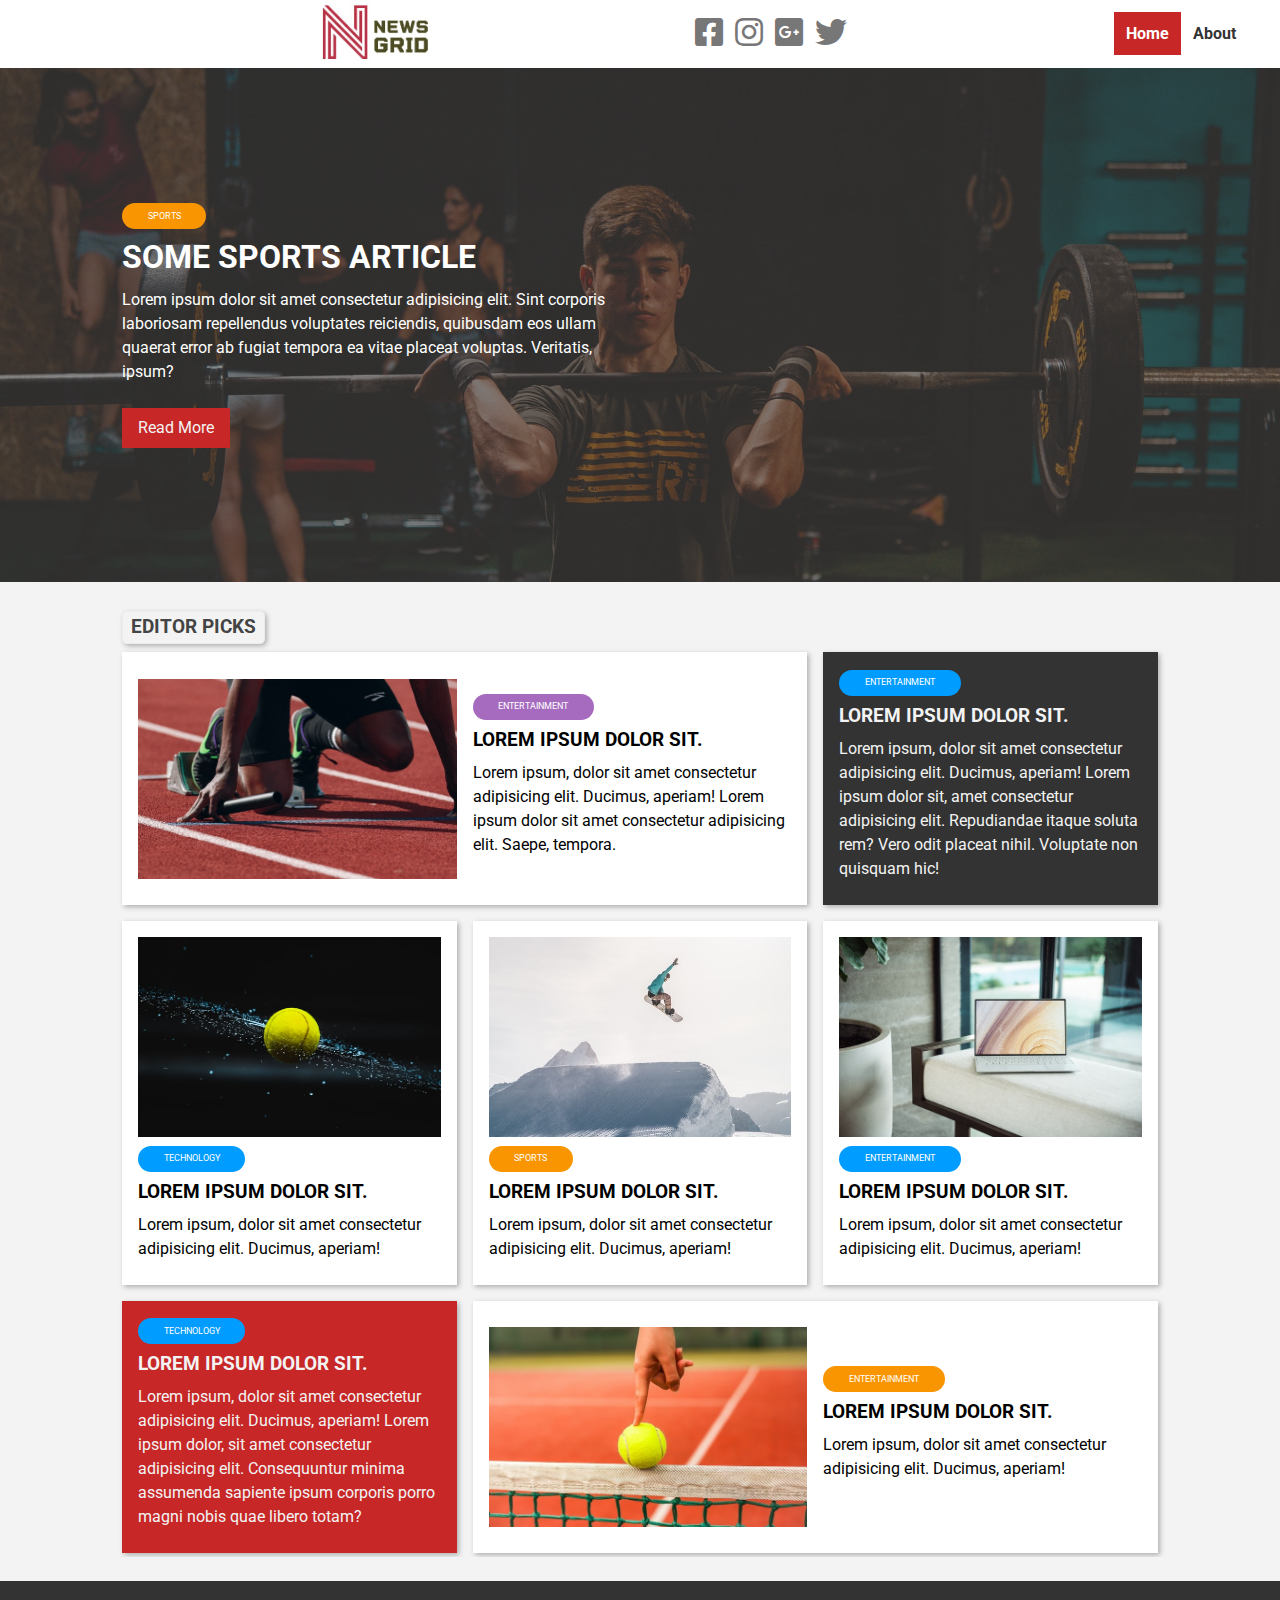
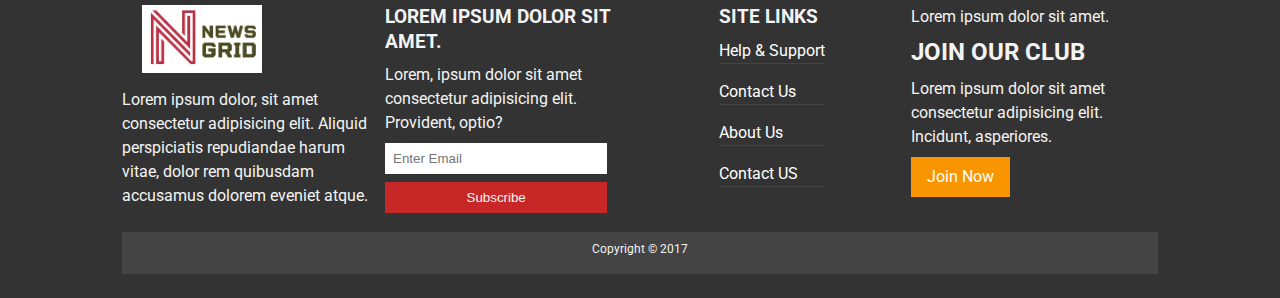
<file: index.html>
<!DOCTYPE html>
<html lang="en">

<head>
    <meta charset="UTF-8">
    <meta http-equiv="X-UA-Compatible" content="IE=edge">
    <meta name="viewport" content="width=device-width, initial-scale=1.0">
    <title>News Grid | Latest News</title>
    <link rel="stylesheet" href="/css/style.css">
    <link rel="stylesheet" media="screen and (max-width:768px)" href="/css/mob.css">

    <link rel="stylesheet" href="https://cdnjs.cloudflare.com/ajax/libs/font-awesome/5.15.3/css/all.min.css">
    <link rel="preconnect" href="https://fonts.gstatic.com">
    <link rel="preconnect" href="https://fonts.gstatic.com">
    <link href="https://fonts.googleapis.com/css2?family=Roboto:wght@100;300&display=swap" rel="stylesheet">

</head>

<body>

    <div class="navbar">
        <div class="navbar-container">

            <img src="/images/logo.jpg" class="logo" alt="">

            <div class="nav-social">
                <a href="https://facebook.com" target="_blank" class="nav-social-link"><i
                        class="fab fa-facebook-square  fa-2x"></i></a>
                <a href="https://instagram.com" target="_blank" class="nav-social-link"><i
                        class="fab fa-instagram fa-2x"></i></a>
                <a href="https://googleplus.com" target="_blank" class="nav-social-link"><i
                        class="fab fa-google-plus-square fa-2x"></i></a>
                <a href="https://twitter.com" target="_blank" class="nav-social-link"><i
                        class="fab fa-twitter fa-2x"></i></a>

            </div>
            <ul>
                <li>
                    <a href="#" class="current">Home</a>
                </li>
                <li><a href="about.html">About</a>

                </li>
            </ul>
        </div>
    </div>
    <div class="showcase">
        <div class="container">
            <div class="showcase-container">
                <div class="showcase-content">
                    <div class="category category-sports">sports</div>
                    <h1>Some Sports Article</h1>
                    <p>Lorem ipsum dolor sit amet consectetur adipisicing elit. Sint corporis laboriosam repellendus
                        voluptates reiciendis, quibusdam eos ullam quaerat error ab fugiat tempora ea vitae placeat
                        voluptas. Veritatis, ipsum?</p>
                    <a href="about.html" class="btn btn-primary">Read More</a>
                </div>
            </div>
        </div>
    </div>

    <section id="home-articles" class="py-1">
        <div class="container">
            <h3 class="header-text">Editor Picks</h3>

            <div class="articles-container">
                <article class="card">
                    <img src="/images/sports1.jpg" alt="">
                    <div>
                        <div class="category category-ent">
                            Entertainment
                        </div>
                        <h3>Lorem ipsum dolor sit.</h3>
                        <p>Lorem ipsum, dolor sit amet consectetur adipisicing elit. Ducimus, aperiam! Lorem ipsum dolor
                            sit amet consectetur adipisicing elit. Saepe, tempora.</p>
                    </div>

                </article>

                <article class="card bg-dark">
                    <div class="category category-tech">
                        Entertainment
                    </div>
                    <h3>Lorem ipsum dolor sit.</h3>
                    <p>Lorem ipsum, dolor sit amet consectetur adipisicing elit. Ducimus, aperiam! Lorem ipsum dolor
                        sit, amet consectetur adipisicing elit. Repudiandae itaque soluta rem? Vero odit placeat nihil.
                        Voluptate non quisquam hic!</p>
                </article>

                <article class="card">
                    <img src="/images/sports2.jpg" alt="">
                    <div>
                        <div class="category category-tech">
                            Technology
                        </div>
                        <h3>Lorem ipsum dolor sit.</h3>
                        <p>Lorem ipsum, dolor sit amet consectetur adipisicing elit. Ducimus, aperiam!</p>
                    </div>
                </article>
                <article class="card">
                    <img src="/images/sports3.jpg" alt="">
                    <div>
                        <div class="category category-sports">
                            Sports
                        </div>
                        <h3>Lorem ipsum dolor sit.</h3>
                        <p>Lorem ipsum, dolor sit amet consectetur adipisicing elit. Ducimus, aperiam!</p>
                    </div>

                </article>
                <article class="card">
                    <img src="/images/sports4.jpg" alt="">
                    <div>
                        <div class="category category-tech">
                            Entertainment
                        </div>
                        <h3>Lorem ipsum dolor sit.</h3>
                        <p>Lorem ipsum, dolor sit amet consectetur adipisicing elit. Ducimus, aperiam!

                        </p>
                    </div>

                </article>
                <article class="card bg-primary">
                    <div class="category category-tech ">
                        Technology
                    </div>
                    <h3>Lorem ipsum dolor sit.</h3>
                    <p>Lorem ipsum, dolor sit amet consectetur adipisicing elit. Ducimus, aperiam! Lorem ipsum dolor,
                        sit amet consectetur adipisicing elit. Consequuntur minima assumenda sapiente ipsum corporis
                        porro magni nobis quae libero totam?</p>
                </article>
                <article class="card">
                    <img src="/images/sports5.jpg" alt="">
                    <div>
                        <div class="category category-sports">
                            Entertainment
                        </div>
                        <h3>Lorem ipsum dolor sit.</h3>
                        <p>Lorem ipsum, dolor sit amet consectetur adipisicing elit. Ducimus, aperiam!</p>
                    </div>

                </article>


            </div>
        </div>
    </section>
    <footer id="footer" class="bg-dark py-1">
        <div class="container footer-container ">
            <div class="div">
                <h3><img src="/images/logo.jpg" alt="" class="logo"></h3>
                <p>Lorem ipsum dolor, sit amet consectetur adipisicing elit. Aliquid perspiciatis repudiandae harum
                    vitae, dolor rem quibusdam accusamus dolorem eveniet atque.</p>
            </div>

            <div>
                <h3>Lorem ipsum dolor sit amet.</h3>
                <p>Lorem, ipsum dolor sit amet consectetur adipisicing elit. Provident, optio?</p>
                <form name="contact" method="POST" data-netlify="true">
                    <input type="email" name="email" placeholder="Enter Email">
                    <input type="submit" class="btn  btn-primary" value='Subscribe'>
                </form>
            </div>
            <div class="site-links">
                <h3>site links</h3>
                <ul class="">
                    <li><a href="" class="">Help & Support</a></li>
                    <li><a href="" class="">Contact Us</a></li>

                    <li><a href="" class="">About Us</a></li>

                    <li><a href="" class="">Contact US</a></li>
                </ul>

            </div>
            <div>
                <p>Lorem ipsum dolor sit amet.</p>
                <h2>Join our club</h2>
                <p>Lorem ipsum dolor sit amet consectetur adipisicing elit. Incidunt, asperiores.</p>
                <a href="" class="btn btn-secondary">Join Now</a>
            </div>
            <div>
                <p>Copyright &copy; 2017</p>
            </div>
        </div>
    </footer>

</body>

</html>
</file>
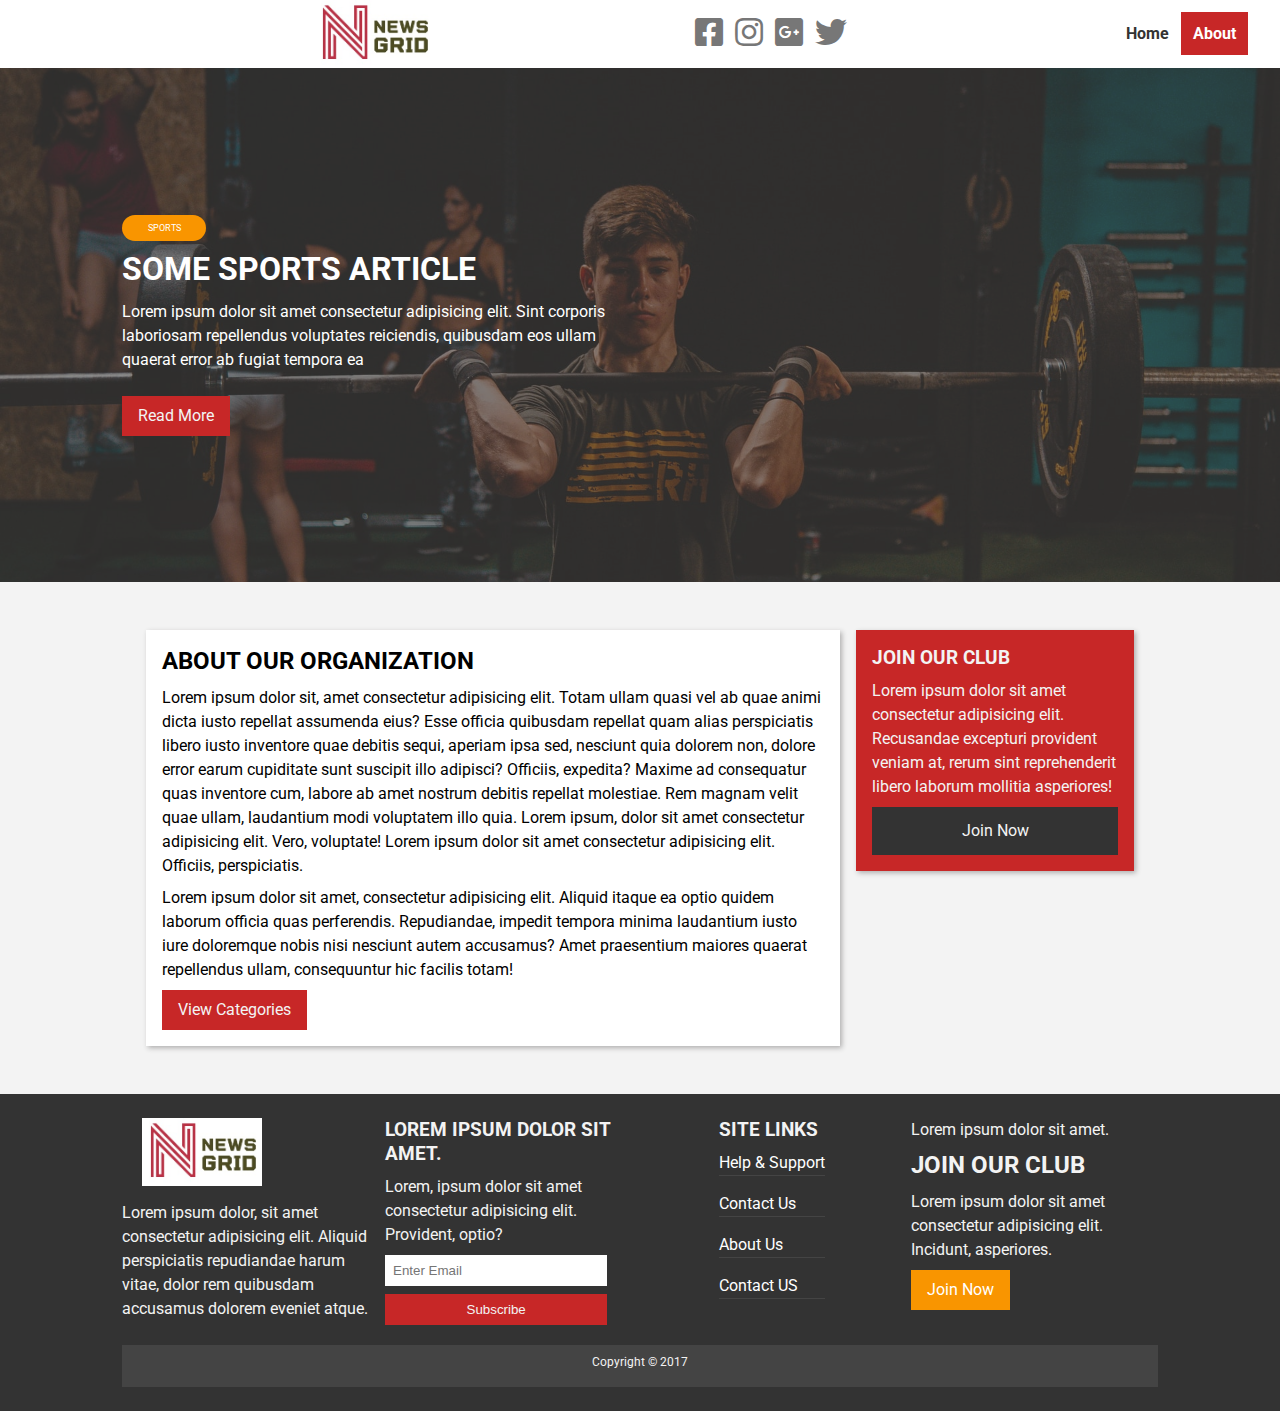
<file: about.html>
<!DOCTYPE html>
<html lang="en">

<head>
    <meta charset="UTF-8">
    <meta http-equiv="X-UA-Compatible" content="IE=edge">
    <meta name="viewport" content="width=device-width, initial-scale=1.0">
    <title>News Grid | About</title>
    <link rel="stylesheet" href="css/style.css">
    <link rel="stylesheet" media="screen and (max-width:768px)" href="/css/mob.css">

    <link rel="stylesheet" href="https://cdnjs.cloudflare.com/ajax/libs/font-awesome/5.15.3/css/all.min.css">
    <link rel="preconnect" href="https://fonts.gstatic.com">
    <link rel="preconnect" href="https://fonts.gstatic.com">
    <link href="https://fonts.googleapis.com/css2?family=Roboto:wght@100;300&display=swap" rel="stylesheet">

</head>

<body>

    <div class="navbar">
        <div class="navbar-container">

            <img src="/images/logo.jpg" class="logo" alt="">

            <div class="nav-social">
                <a href="https://facebook.com" target="_blank" class="nav-social-link"><i
                        class="fab fa-facebook-square  fa-2x"></i></a>
                <a href="https://instagram.com" target="_blank" class="nav-social-link"><i
                        class="fab fa-instagram fa-2x"></i></a>
                <a href="https://googleplus.com" target="_blank" class="nav-social-link"><i
                        class="fab fa-google-plus-square fa-2x"></i></a>
                <a href="https://twitter.com" target="_blank" class="nav-social-link"><i
                        class="fab fa-twitter fa-2x"></i></a>

            </div>
            <ul>
                <li>
                    <a href="/index.html">Home</a>
                </li>
                <li><a href="/about.html" class="current">About</a>

                </li>
            </ul>
        </div>
    </div>
    <div class="showcase">
        <div class="container">
            <div class="showcase-container">
                <div class="showcase-content">
                    <div class="category category-sports">sports</div>
                    <h1>Some Sports Article</h1>
                    <p>Lorem ipsum dolor sit amet consectetur adipisicing elit. Sint corporis laboriosam repellendus
                        voluptates reiciendis, quibusdam eos ullam quaerat error ab fugiat tempora ea </p>
                    <a href="about.html" class="btn btn-primary">Read More</a>
                </div>
            </div>
        </div>
    </div>

    <div id="content-section" class="py-1">
        <div class="container ">
            <div class="content-container">
                <article class="card firstchild">
                    <h2>About our organization</h2>
                    <p>Lorem ipsum dolor sit, amet consectetur adipisicing elit. Totam ullam quasi vel ab quae animi
                        dicta
                        iusto
                        repellat assumenda eius? Esse officia quibusdam repellat quam alias perspiciatis libero iusto
                        inventore
                        quae debitis sequi, aperiam ipsa sed, nesciunt quia dolorem non, dolore error earum cupiditate
                        sunt
                        suscipit illo adipisci? Officiis, expedita? Maxime ad consequatur quas inventore cum, labore ab
                        amet

                        nostrum debitis repellat molestiae. Rem magnam velit quae ullam, laudantium modi voluptatem illo
                        quia.
                        Lorem ipsum, dolor sit amet consectetur adipisicing elit. Vero, voluptate!
                        Lorem ipsum dolor sit amet consectetur adipisicing elit. Officiis, perspiciatis.
                    </p>
                    <p>Lorem ipsum dolor sit amet, consectetur adipisicing elit. Aliquid itaque ea optio quidem laborum
                        officia
                        quas perferendis. Repudiandae, impedit tempora minima laudantium iusto iure doloremque nobis
                        nisi
                        nesciunt autem accusamus? Amet praesentium maiores quaerat repellendus ullam, consequuntur hic
                        facilis
                        totam!</p>
                    <a href="article.html" class="btn btn-primary">View Categories</a>
                </article>

                <article class="card bg-primary">
                    <h3>join our club</h3>
                    <p>Lorem ipsum dolor sit amet consectetur adipisicing elit. Recusandae excepturi provident veniam
                        at,
                        rerum sint reprehenderit libero laborum mollitia asperiores!</p>
                    <a href="" class="btn-block bg-dark">Join Now</a>


                </article>
            </div>
        </div>
    </div>


    <footer id="footer" class="bg-dark py-1">
        <div class="container footer-container ">
            <div class="div">
                <h3><img src="/images/logo.jpg" alt="" class="logo"></h3>
                <p>Lorem ipsum dolor, sit amet consectetur adipisicing elit. Aliquid perspiciatis repudiandae harum
                    vitae, dolor rem quibusdam accusamus dolorem eveniet atque.</p>
            </div>

            <div>
                <h3>Lorem ipsum dolor sit amet.</h3>
                <p>Lorem, ipsum dolor sit amet consectetur adipisicing elit. Provident, optio?</p>
                <form name="contact" method="POST" data-netlify="true">
                    <input type="email" name="email" placeholder="Enter Email">
                    <input type="submit" class="btn  btn-primary" value='Subscribe'>
                </form>

            </div>
            <div class="site-links">
                <h3>site links</h3>
                <ul>
                    <li><a href="" class="">Help & Support</a></li>
                    <li><a href="" class="">Contact Us</a></li>

                    <li><a href="" class="">About Us</a></li>

                    <li><a href="" class="">Contact US</a></li>
                </ul>

            </div>
            <div>
                <p>Lorem ipsum dolor sit amet.</p>
                <h2>Join our club</h2>
                <p>Lorem ipsum dolor sit amet consectetur adipisicing elit. Incidunt, asperiores.</p>
                <a href="" class="btn btn-secondary">Join Now</a>
            </div>
            <div>
                <p>Copyright &copy; 2017</p>
            </div>
        </div>
    </footer>

</body>

</html>
</file>
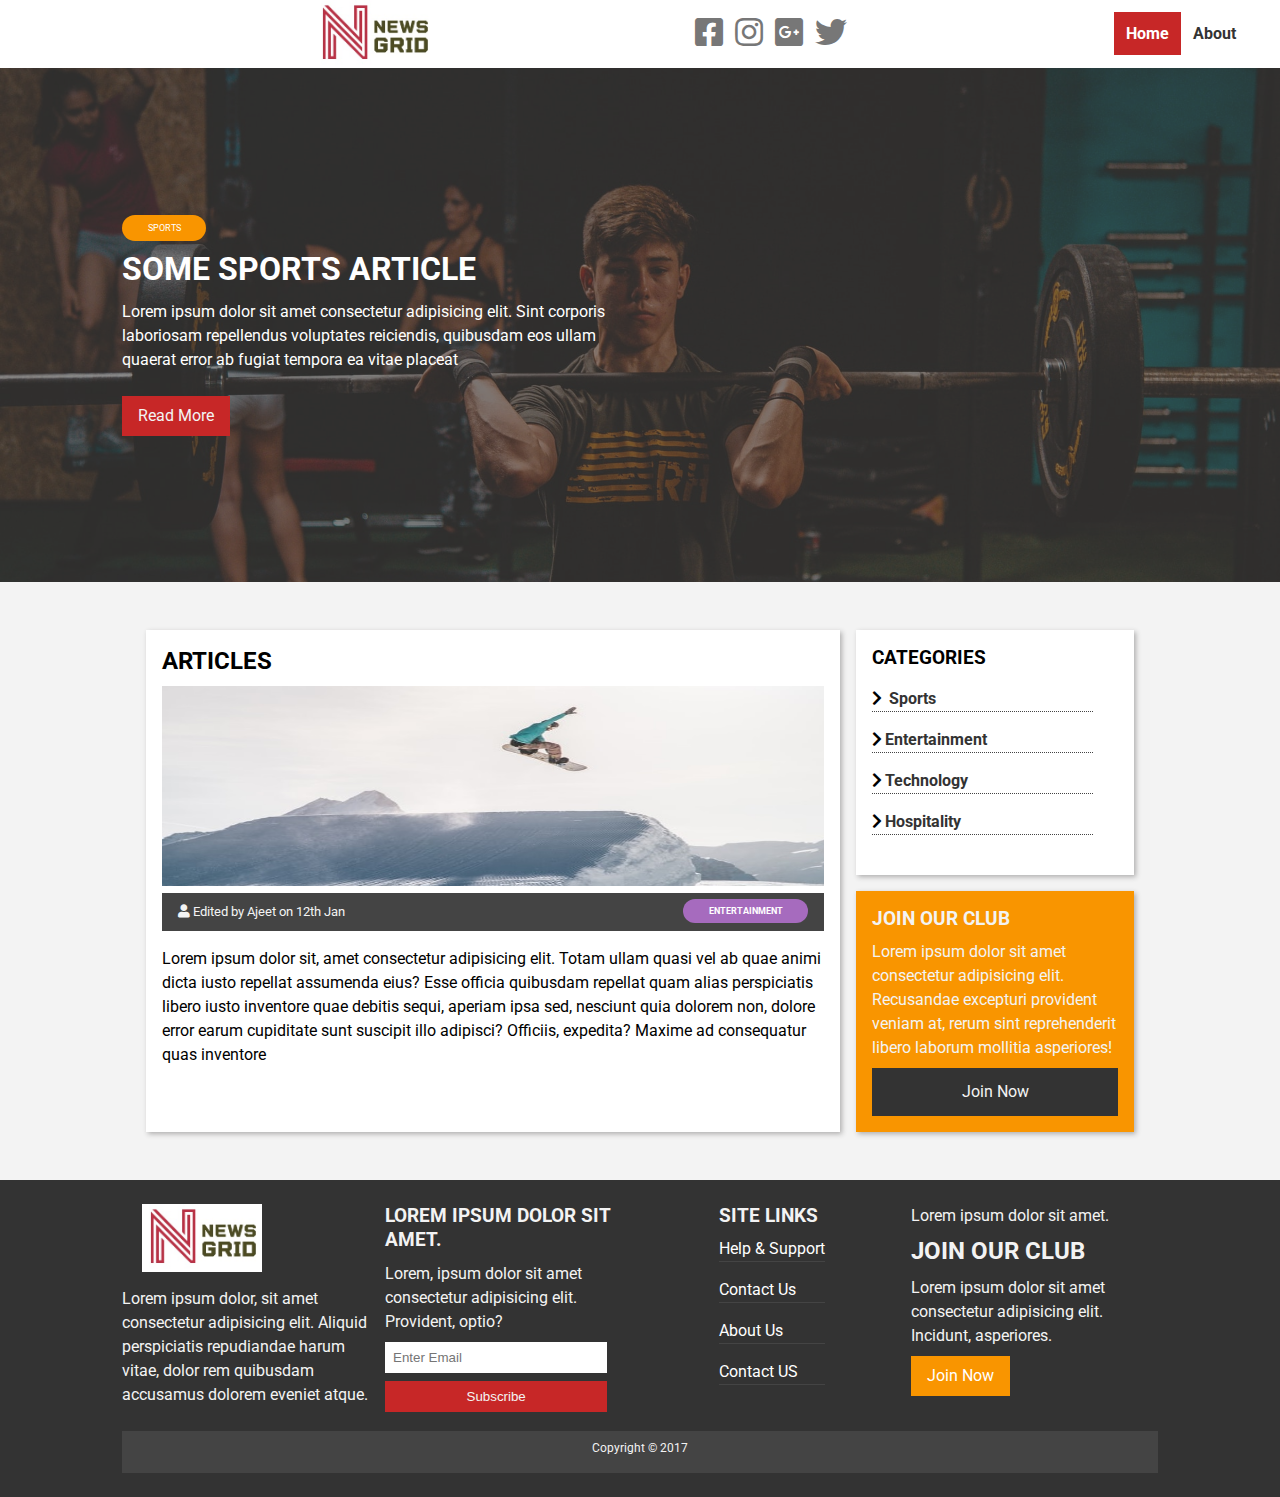
<file: article.html>
<!DOCTYPE html>
<html lang="en">

<head>
    <meta charset="UTF-8">
    <meta http-equiv="X-UA-Compatible" content="IE=edge">
    <meta name="viewport" content="width=device-width, initial-scale=1.0">
    <title>News Grid | Article</title>
    <link rel="stylesheet" href="/css/style.css">
    <link rel="stylesheet" media="screen and (max-width:768px)" href="/css/mob.css">

    <link rel="stylesheet" href="https://cdnjs.cloudflare.com/ajax/libs/font-awesome/5.15.3/css/all.min.css">
    <link rel="preconnect" href="https://fonts.gstatic.com">
    <link rel="preconnect" href="https://fonts.gstatic.com">
    <link href="https://fonts.googleapis.com/css2?family=Roboto:wght@100;300&display=swap" rel="stylesheet">

</head>

<body>

    <div class="navbar">
        <div class="navbar-container">

            <img src="/images/logo.jpg" class="logo" alt="">

            <div class="nav-social">
                <a href="https://facebook.com" target="_blank" class="nav-social-link"><i
                        class="fab fa-facebook-square  fa-2x"></i></a>
                <a href="https://instagram.com" target="_blank" class="nav-social-link"><i
                        class="fab fa-instagram fa-2x"></i></a>
                <a href="https://googleplus.com" target="_blank" class="nav-social-link"><i
                        class="fab fa-google-plus-square fa-2x"></i></a>
                <a href="https://twitter.com" target="_blank" class="nav-social-link"><i
                        class="fab fa-twitter fa-2x"></i></a>

            </div>
            <ul>
                <li>
                    <a href="/index.html" class="current">Home</a>
                </li>
                <li><a href="/about.html">About</a>

                </li>
            </ul>
        </div>
    </div>
    <div class="showcase">
        <div class="container">
            <div class="showcase-container">
                <div class="showcase-content">
                    <div class="category category-sports">sports</div>
                    <h1>Some Sports Article</h1>
                    <p>Lorem ipsum dolor sit amet consectetur adipisicing elit. Sint corporis laboriosam repellendus
                        voluptates reiciendis, quibusdam eos ullam quaerat error ab fugiat tempora ea vitae placeat
                    </p>
                    <a href="about.html" class="btn btn-primary">Read More</a>
                </div>
            </div>
        </div>
    </div>

    <div id="content-section" class="py-1">
        <div class="container">
            <div class="content-container">
                <article class="card firstchild">
                    <h2>Articles</h2>
                    <img src="/images/sports3.jpg" alt="">
                    <div class="meta">
                        <small>
                            <i class="fas fa-user"></i>
                            Edited by Ajeet on 12th Jan
                        </small>
                        <h3 class="category category-ent">
                            Entertainment
                        </h3>

                    </div>
                    <p>Lorem ipsum dolor sit, amet consectetur adipisicing elit. Totam ullam quasi vel ab quae
                        animi
                        dicta
                        iusto
                        repellat assumenda eius? Esse officia quibusdam repellat quam alias perspiciatis libero
                        iusto
                        inventore
                        quae debitis sequi, aperiam ipsa sed, nesciunt quia dolorem non, dolore error earum
                        cupiditate
                        sunt
                        suscipit illo adipisci? Officiis, expedita? Maxime ad consequatur quas inventore </p>
                </article>

                <article class="card ">
                    <h3>Categories</h3>
                    <ul class="list">
                        <li> <i class="fas fa-chevron-right"></i>
                            <a href="">Sports</a>
                        </li>
                        <li><i class="fas fa-chevron-right"></i><a href="">Entertainment</a></li>
                        <li><i class="fas fa-chevron-right"></i><a href="">Technology</a></li>
                        <li><i class="fas fa-chevron-right"></i><a href="">Hospitality</a></li>
                    </ul>



                </article>

                <article class="card bg-secondary">
                    <h3>join our club</h3>
                    <p>Lorem ipsum dolor sit amet consectetur adipisicing elit. Recusandae excepturi provident veniam
                        at,
                        rerum sint reprehenderit libero laborum mollitia asperiores!</p>
                    <a href="" class="btn-block bg-dark">Join Now</a>


                </article>
            </div>
        </div>
    </div>


    <footer id="footer" class="bg-dark py-1">
        <div class="container footer-container ">
            <div class="div">
                <h3><img src="/images/logo.jpg" alt="" class="logo"></h3>
                <p>Lorem ipsum dolor, sit amet consectetur adipisicing elit. Aliquid perspiciatis repudiandae harum
                    vitae, dolor rem quibusdam accusamus dolorem eveniet atque.</p>
            </div>

            <div>
                <h3>Lorem ipsum dolor sit amet.</h3>
                <p>Lorem, ipsum dolor sit amet consectetur adipisicing elit. Provident, optio?</p>
                <form name="contact" method="POST" data-netlify="true">
                    <input type="email" name="email" placeholder="Enter Email">
                    <input type="submit" class="btn  btn-primary" value='Subscribe'>
                </form>

            </div>
            <div class="site-links">
                <h3>site links</h3>
                <ul>
                    <li><a href="" class="">Help & Support</a></li>
                    <li><a href="" class="">Contact Us</a></li>

                    <li><a href="" class="">About Us</a></li>

                    <li><a href="" class="">Contact US</a></li>
                </ul>

            </div>
            <div>
                <p>Lorem ipsum dolor sit amet.</p>
                <h2>Join our club</h2>
                <p>Lorem ipsum dolor sit amet consectetur adipisicing elit. Incidunt, asperiores.</p>
                <a href="" class="btn btn-secondary">Join Now</a>
            </div>
            <div>
                <p>Copyright &copy; 2017</p>
            </div>
        </div>
    </footer>

</body>

</html>
</file>
<file: css/style.css>
:root {
    --primary-color: #c72727;
    --secondary-color: #f99500;
    --light-color: #f3f3f3;
    --dark-color: #333;
    --max-width: 1100px;
    /* --sports-color: #f99500; */
}

.category {
    --sports-color: #f99500;
    --ent-color: #a66bbe;
    --tech-color: #009cff;
}
a {
    text-decoration: none;
    color: #333;
}
input:focus {
    outline: none;
}

* {
    margin: 0;
    padding: 0;
    box-sizing: border-box;
}

body {
    font-family: "Roboto", sans-serif;
    line-height: 1.5;
    background: var(--light-color);
}
img {
    width: 100%;
    height: 100%;
}
.list {
    list-style: none;
    padding: 0.5rem 0;
}
.list li {
    margin-bottom: 1rem;
    border-bottom: 1px dotted #444;
    width: 90%;
}
.list li a {
    padding-left: 0.2rem;
    font-weight: bold;
}
.list li a:hover {
    color: var(--primary-color);
}
/* buttons css */

.btn {
    display: inline-block;
    padding: 0.5rem 1rem;
    background: var(--dark-color);
    color: var(--light-color);
    border: none;
}
.btn-primary {
    background: var(--primary-color);
}
.btn-secondary {
    background: var(--secondary-color);
}
.btn-block {
    display: block;
    width: 100%;
    padding: 0.75rem 1.5rem;
    text-align: center;
}
.btn:hover {
    opacity: 0.9;
}
.card {
    padding: 1rem;
    background: #fff;
    box-shadow: 2px 2px 5px rgb(175, 174, 174);
}
.bg-dark {
    background: var(--dark-color);
    color: var(--light-color);
}
.bg-primary {
    background: var(--primary-color);
    color: var(--light-color);
}
.bg-secondary {
    background: var(--secondary-color);
    color: var(--light-color);
}
.bg-light {
    background: var(--light-color);
    color: var(--dark-color);
}

.py-1 {
    padding: 1.5rem 0;
}
.py-2 {
    padding: 2rem 0;
}
.py-2 {
    padding: 3rem 0;
}
.p-1 {
    padding: 1.5rem;
}
.p-2 {
    padding: 2rem;
}
.p-2 {
    padding: 3rem;
}

.header-text {
    display: inline-block;
    padding: 0.2rem 0.5rem;
    margin-top: 5px;
    text-transform: uppercase;
    color: #444;
    border: 1px solid rgba(230, 225, 225, 0.4);
    border-radius: 5px;
    box-shadow: 2px 2px 5px rgb(175, 174, 174);
}
.category {
    padding: 0.4rem 1.6rem;
    border-radius: 15px;
    display: inline-block;
    text-transform: uppercase;
    font-size: 0.55rem;
    margin-bottom: 0.5rem;
    color: #fff;
}
.category-sports {
    background: var(--sports-color);
}
.category-tech {
    background: var(--tech-color);
}

.category-ent {
    background: var(--ent-color);
}

ul {
    list-style: none;
}
h1,
h2,
h3,
h4,
h5,
h6 {
    font-family: "Roboto", cursive;
    margin-bottom: 0.55rem;
    line-height: 1.3;
    text-transform: uppercase;
}
p {
    margin-bottom: 0.5rem;
}
.container {
    margin: auto;
    padding: 0 2rem;
    max-width: var(--max-width);
    overflow: auto;
}
.navbar-container {
    display: grid;
    align-items: center;
    grid-template-columns: 6fr 3fr 2fr;
    position: sticky;
    top: 0;
    z-index: 2;
    background-color: #fff;
    padding: 0 2rem;
    margin: auto;
}

.nav-social-link {
    margin-right: 0.5rem;
    color: #777;
    justify-self: center;
}
.nav-social-link:hover {
    color: var(--primary-color);
}

.navbar ul {
    display: flex;
    justify-self: flex-end;
}
.logo {
    width: 120px;
    justify-self: center;
    margin-left: 20px;
}
.navbar ul li a {
    font-weight: bold;
    padding: 0.75rem;
}
.navbar ul li a:hover {
    color: var(--sports-color);
    background-color: var(--light-color);
}
.current {
    background-color: var(--primary-color);
    color: #fff;
}
/*----------- showcase */
.showcase {
    background-color: #444;
    color: #fff;
    position: relative;
    padding: 2rem;
}
.showcase::before {
    content: "";
    position: absolute;
    top: 0;
    left: 0;
    background: url(/images/showcase-image.jpg) no-repeat center center/cover;
    opacity: 0.4;
    width: 100%;
    height: 100%;
}
.showcase .showcase-container {
    display: grid;
    grid-template-columns: repeat(2, 1fr);
    justify-content: center;
    align-items: center;
    height: 50vh;
}
.showcase-content {
    z-index: 1;
}
.showcase-content p {
    padding-bottom: 1rem;
}
.showcase-content a {
    background: var(--primary-color);
}

/* Articles */

#home-articles .articles-container {
    display: grid;
    grid-template-columns: repeat(3, 1fr);
    /* background: #fff; */
    grid-gap: 1rem;
    padding-bottom: 0.25rem;
}
.card img {
    height: 200px;
}

#home-articles .articles-container > *:first-child,
#home-articles .articles-container > *:last-child {
    display: grid;
    grid-template-columns: repeat(2, 1fr);
    grid-gap: 1rem;
    grid-column: 1 / span 2;
    align-items: center;
}

#home-articles .articles-container > *:last-child {
    grid-column: 2 / span 2;
}

/* footer */

#footer a {
    color: #fff;
}
#footer .footer-container {
    display: grid;
    grid-template-columns: repeat(4, 1fr);
    grid-gap: 1rem;
}
#footer .footer-container div {
    justify-self: center;
}

#footer .footer-container > *:last-child {
    grid-column: 1 / span 4;
    text-align: center;
    padding: 0.5rem;
    background: #444;
    font-size: 0.75rem;
    justify-self: unset;
}
#footer .footer-container input[type="email"] {
    width: 90%;
    padding: 0.5rem;
    margin-bottom: 0.5rem;
    border: none;
}
#footer .footer-container input[type="submit"] {
    width: 90%;
    cursor: pointer;
}
#footer .footer-container li {
    margin-bottom: 1rem;
    border-bottom: 1px solid #444;
}
#footer .footer-container a:hover {
    color: var(--primary-color);
}
/* about css */
#content-section .content-container {
    display: grid;
    padding: 1.5rem;
    grid-template-columns: 5fr 2fr;
    grid-gap: 1rem;
}
.content-container > *:first-child {
    grid-row-start: 1;
    grid-row-end: 3;
}
.meta {
    background-color: #444;
    color: var(--light-color);
    display: flex;
    justify-content: space-between;
    align-items: center;
    padding: 0 1rem;
    margin-bottom: 1rem;
}
.meta .category {
    margin-top: 0.4rem;
}
</file>
<file: css/mob.css>
.navbar-container {
    grid-template-columns: 1fr;
    grid-gap: 0.5rem;
}
.nav-social {
    display: none;
}
.navbar ul {
    justify-self: center;
    margin-bottom: 0.2rem;
}

.navbar ul li a {
    font-weight: bold;
    padding: 0.25rem;
    font-size: 80%;
}
.logo {
    height: 50px;
}
/* showcase */

/* articles */

#home-articles .articles-container {
    grid-template-columns: repeat(2, 1fr);
}
#home-articles .articles-container > *:first-child {
    grid-template-columns: 1fr;
    grid-column: 1;
}
#home-articles .articles-container > *:last-child {
    grid-column: 1;
}
.container {
    padding: 1rem;
}

@media (max-width: 600px) {
    .container {
        padding: 1rem;
    }

    .showcase {
        padding: 0.5rem;
    }
    .showcase .showcase-container {
        grid-template-columns: 1fr;
        align-items: center;
    }
    .showcase h1 {
        font-size: 1.5rem;
    }
    /* articles */
    #home-articles .articles-container {
        grid-template-columns: 1fr;
    }
    /* #home-articles .articles-container > *:first-child {
        grid-template-columns: 1fr;
        grid-column: 1;
    } */
    /* footer */
    #footer .footer-container {
        grid-template-columns: 1fr;
    }

    #footer .footer-container > * {
        border-bottom: 1px solid #ccc;
        width: 100%;
        padding-bottom: 1rem;
    }
    #footer .footer-container > div:last-child,
    #footer .footer-container > div:nth-child(4) {
        border-bottom: none;
    }

    #footer .footer-container > *:last-child {
        grid-column: 1;
    }

    #content-section .content-container {
        display: grid;
        padding: 1.5rem;
        grid-template-columns: 1fr;
        grid-gap: 1rem;
    }
    .content-container > *:first-child {
        grid-row: unset;
    }
    .meta {
        flex-direction: column;
        justify-content: center;
        padding: 0.5rem 0 0 0;
    }
}
</file>
